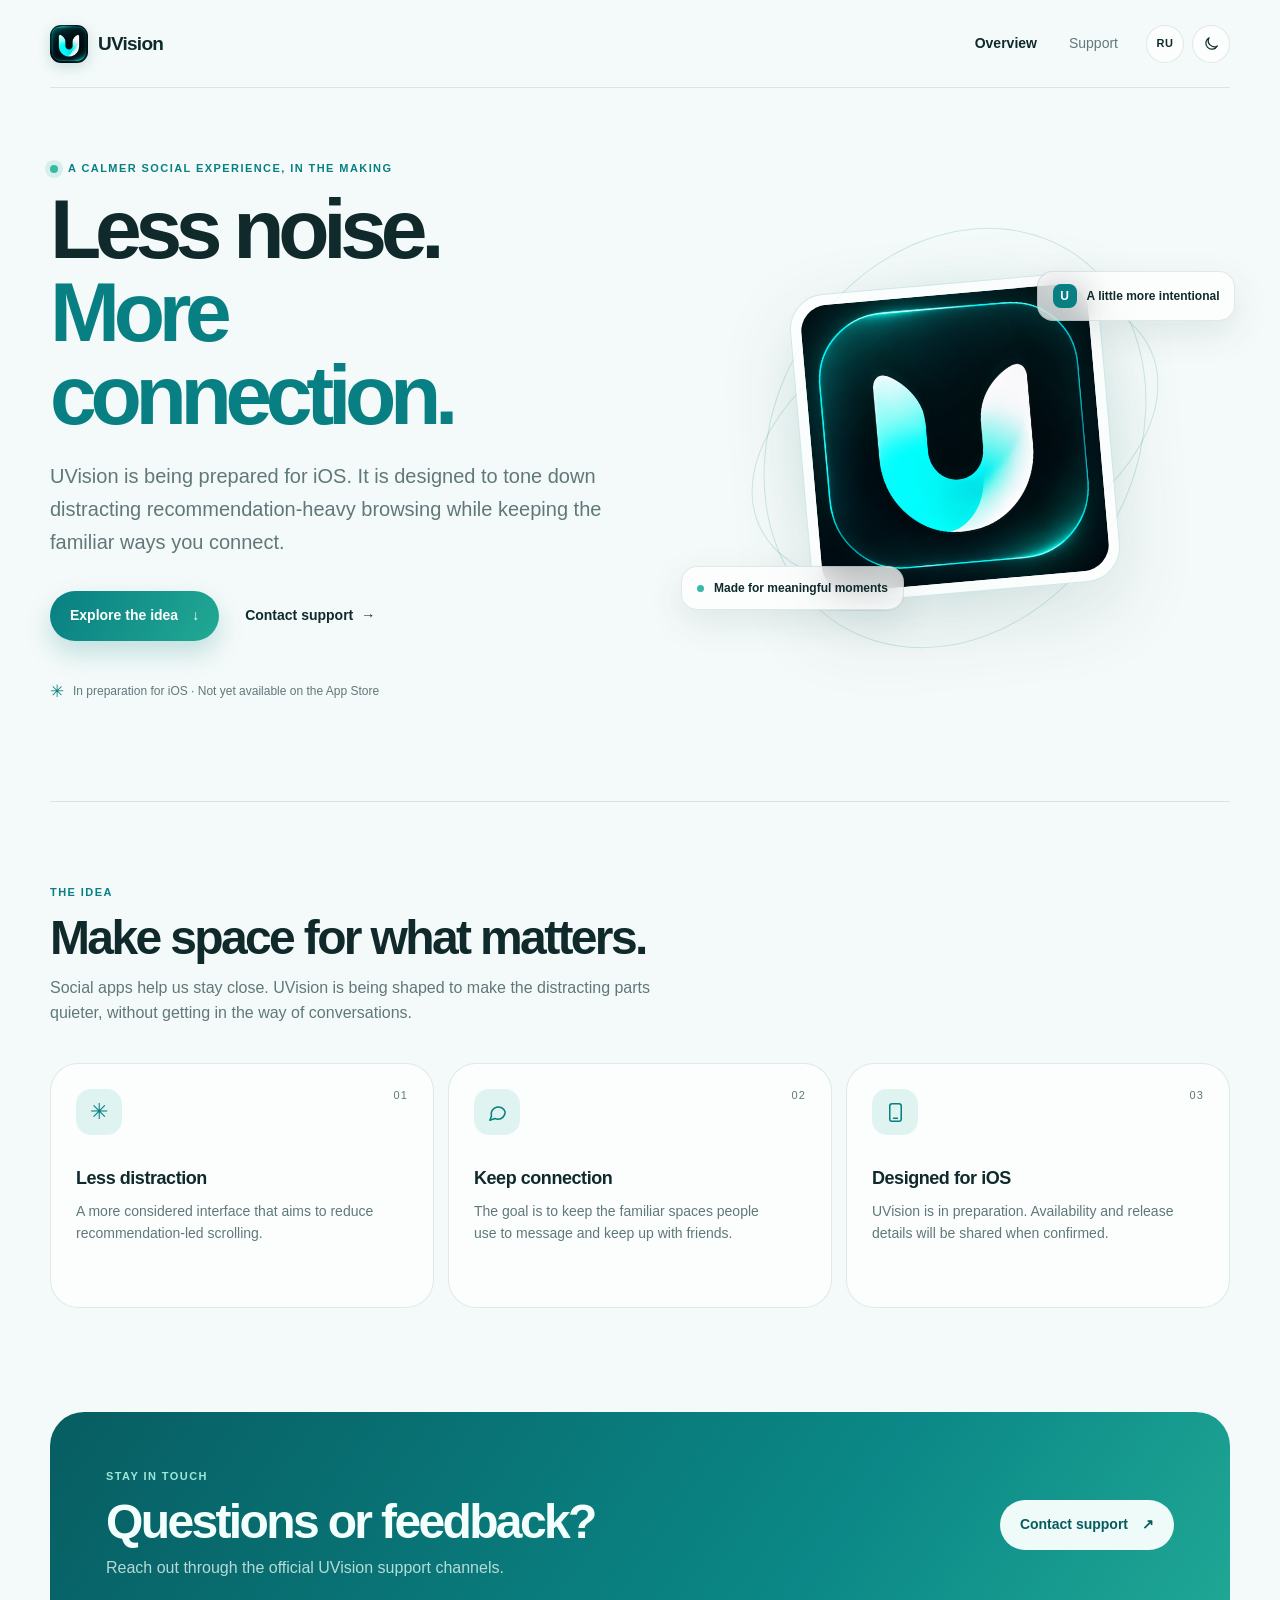
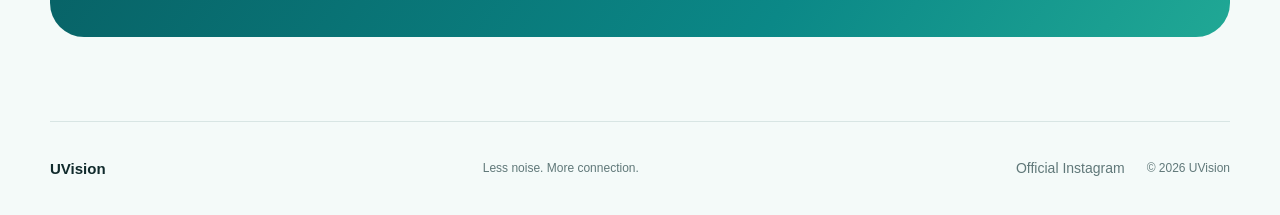
<file: index.html>
<!doctype html>
<html lang="en" data-theme="system">
<head>
  <meta charset="utf-8">
  <meta name="viewport" content="width=device-width, initial-scale=1, viewport-fit=cover">
  <meta name="color-scheme" content="light dark">
  <meta name="theme-color" content="#e8f7f5">
  <meta name="description" content="UVision is preparing for iOS: a calmer way to use social networks, with less distracting content and more room for meaningful connection.">
  <meta property="og:title" content="UVision — Less noise. More connection.">
  <meta property="og:description" content="A calmer social experience is on its way to iOS.">
  <meta property="og:type" content="website">
  <meta property="og:url" content="https://uvisionapp.github.io/">
  <meta property="og:image" content="https://uvisionapp.github.io/assets/uvision-icon.png">
  <link rel="canonical" href="https://uvisionapp.github.io/">
  <link rel="icon" type="image/png" href="assets/uvision-icon.png">
  <link rel="stylesheet" href="styles.css">
  <title data-en="UVision — Less noise. More connection." data-ru="UVision — Меньше шума. Больше общения.">UVision — Less noise. More connection.</title>
  <script src="script.js" defer></script>
</head>
<body>
  <a class="skip-link" href="#main" data-en="Skip to content" data-ru="Перейти к содержимому">Skip to content</a>
  <header class="site-header">
    <a class="brand" href="index.html" aria-label="UVision home">
      <img src="assets/uvision-icon.png" alt="" width="38" height="38">
      <span>UVision</span>
    </a>
    <nav class="main-nav" id="main-nav" aria-label="Main navigation" data-label-en="Main navigation" data-label-ru="Основная навигация">
      <a class="active" href="index.html" aria-current="page" data-en="Overview" data-ru="Главная">Overview</a>
      <a href="support.html" data-en="Support" data-ru="Поддержка">Support</a>
    </nav>
    <div class="header-actions">
      <button class="utility-button language-button" type="button" data-language-toggle aria-label="Switch language">RU</button>
      <button class="utility-button theme-button" type="button" data-theme-toggle aria-label="Toggle color theme">
        <svg viewBox="0 0 24 24" aria-hidden="true"><path d="M20.2 15.4A8.5 8.5 0 0 1 8.6 3.8 8.6 8.6 0 1 0 20.2 15.4Z"/></svg>
      </button>
      <button class="menu-toggle" type="button" aria-expanded="false" aria-controls="main-nav" data-menu-toggle>
        <span class="sr-only" data-en="Open menu" data-ru="Открыть меню">Open menu</span><span></span><span></span>
      </button>
    </div>
  </header>

  <main id="main">
    <section class="hero section-wrap">
      <div class="hero-copy">
        <p class="eyebrow"><span class="status-dot"></span><span data-en="A calmer social experience, in the making" data-ru="Более спокойный формат общения — в разработке">A calmer social experience, in the making</span></p>
        <h1><span data-en="Less noise." data-ru="Меньше шума.">Less noise.</span><br><span class="gradient-text" data-en="More connection." data-ru="Больше общения.">More connection.</span></h1>
        <p class="hero-lede" data-en="UVision is being prepared for iOS. It is designed to tone down distracting recommendation-heavy browsing while keeping the familiar ways you connect." data-ru="UVision готовится к выпуску на iOS. Приложение задумано так, чтобы уменьшать отвлекающие рекомендации и сохранять привычные способы общения.">UVision is being prepared for iOS. It is designed to tone down distracting recommendation-heavy browsing while keeping the familiar ways you connect.</p>
        <div class="hero-actions">
          <a class="button button-primary" href="#principles-title"><span data-en="Explore the idea" data-ru="Узнать об идее">Explore the idea</span><span aria-hidden="true">↓</span></a>
          <a class="text-link" href="support.html"><span data-en="Contact support" data-ru="Связаться с поддержкой">Contact support</span><span aria-hidden="true">→</span></a>
        </div>
        <p class="availability-note"><span class="availability-icon" aria-hidden="true">✳</span><span data-en="In preparation for iOS · Not yet available on the App Store" data-ru="Готовится для iOS · Пока не доступно в App Store">In preparation for iOS · Not yet available on the App Store</span></p>
      </div>
      <div class="hero-art" aria-label="UVision app icon">
        <div class="orbit orbit-one"></div><div class="orbit orbit-two"></div>
        <div class="glow"></div>
        <div class="icon-frame"><img src="assets/uvision-icon.png" alt="UVision icon with a luminous U" width="1024" height="1024"></div>
        <div class="floating-note note-top"><span class="note-mark">U</span><span data-en="A little more intentional" data-ru="Чуть больше осознанности">A little more intentional</span></div>
        <div class="floating-note note-bottom"><span class="note-dot"></span><span data-en="Made for meaningful moments" data-ru="Для того, что действительно важно">Made for meaningful moments</span></div>
      </div>
    </section>

    <section class="principles section-wrap" aria-labelledby="principles-title">
      <div class="section-heading">
        <p class="eyebrow" data-en="The idea" data-ru="Идея">The idea</p>
        <h2 id="principles-title" data-en="Make space for what matters." data-ru="Освободить место для важного.">Make space for what matters.</h2>
        <p data-en="Social apps help us stay close. UVision is being shaped to make the distracting parts quieter, without getting in the way of conversations." data-ru="Социальные приложения помогают оставаться рядом. UVision создаётся, чтобы приглушить отвлекающее и не мешать общению.">Social apps help us stay close. UVision is being shaped to make the distracting parts quieter, without getting in the way of conversations.</p>
      </div>
      <div class="principle-grid">
        <article class="principle-card"><div class="card-index">01</div><div class="card-icon icon-spark" aria-hidden="true">✳</div><h3 data-en="Less distraction" data-ru="Меньше отвлечений">Less distraction</h3><p data-en="A more considered interface that aims to reduce recommendation-led scrolling." data-ru="Более спокойный интерфейс, который помогает сократить прокрутку за рекомендациями.">A more considered interface that aims to reduce recommendation-led scrolling.</p></article>
        <article class="principle-card"><div class="card-index">02</div><div class="card-icon icon-chat" aria-hidden="true"><svg viewBox="0 0 24 24"><path d="M20 11.5a7.5 7.5 0 0 1-7.5 7.5 8 8 0 0 1-3.2-.7L4 20l1.7-4.2a7.4 7.4 0 1 1 14.3-4.3Z"/></svg></div><h3 data-en="Keep connection" data-ru="Сохранять общение">Keep connection</h3><p data-en="The goal is to keep the familiar spaces people use to message and keep up with friends." data-ru="Задача — сохранить привычные разделы для сообщений и общения с друзьями.">The goal is to keep the familiar spaces people use to message and keep up with friends.</p></article>
        <article class="principle-card"><div class="card-index">03</div><div class="card-icon icon-device" aria-hidden="true"><svg viewBox="0 0 24 24"><rect x="6" y="2.8" width="12" height="18.4" rx="2.4"/><path d="M10 18h4"/></svg></div><h3 data-en="Designed for iOS" data-ru="Создаётся для iOS">Designed for iOS</h3><p data-en="UVision is in preparation. Availability and release details will be shared when confirmed." data-ru="UVision готовится к выпуску. Сведения о доступности появятся после подтверждения.">UVision is in preparation. Availability and release details will be shared when confirmed.</p></article>
      </div>
    </section>

    <section class="closing section-wrap">
      <div class="closing-panel"><div><p class="eyebrow" data-en="Stay in touch" data-ru="Остаёмся на связи">Stay in touch</p><h2 data-en="Questions or feedback?" data-ru="Есть вопрос или идея?">Questions or feedback?</h2><p data-en="Reach out through the official UVision support channels." data-ru="Напишите нам через официальные каналы поддержки UVision.">Reach out through the official UVision support channels.</p></div><a class="button button-light" href="support.html"><span data-en="Contact support" data-ru="Связаться с поддержкой">Contact support</span><span aria-hidden="true">↗</span></a></div>
    </section>
  </main>
  <footer class="site-footer section-wrap"><a class="footer-brand" href="index.html">UVision</a><span data-en="Less noise. More connection." data-ru="Меньше шума. Больше общения.">Less noise. More connection.</span><div><a href="https://www.instagram.com/uvisionapp/" target="_blank" rel="noopener noreferrer" data-en="Official Instagram" data-ru="Официальный Instagram">Official Instagram</a><span>© <span data-current-year></span> UVision</span></div></footer>
</body>
</html>
</file>
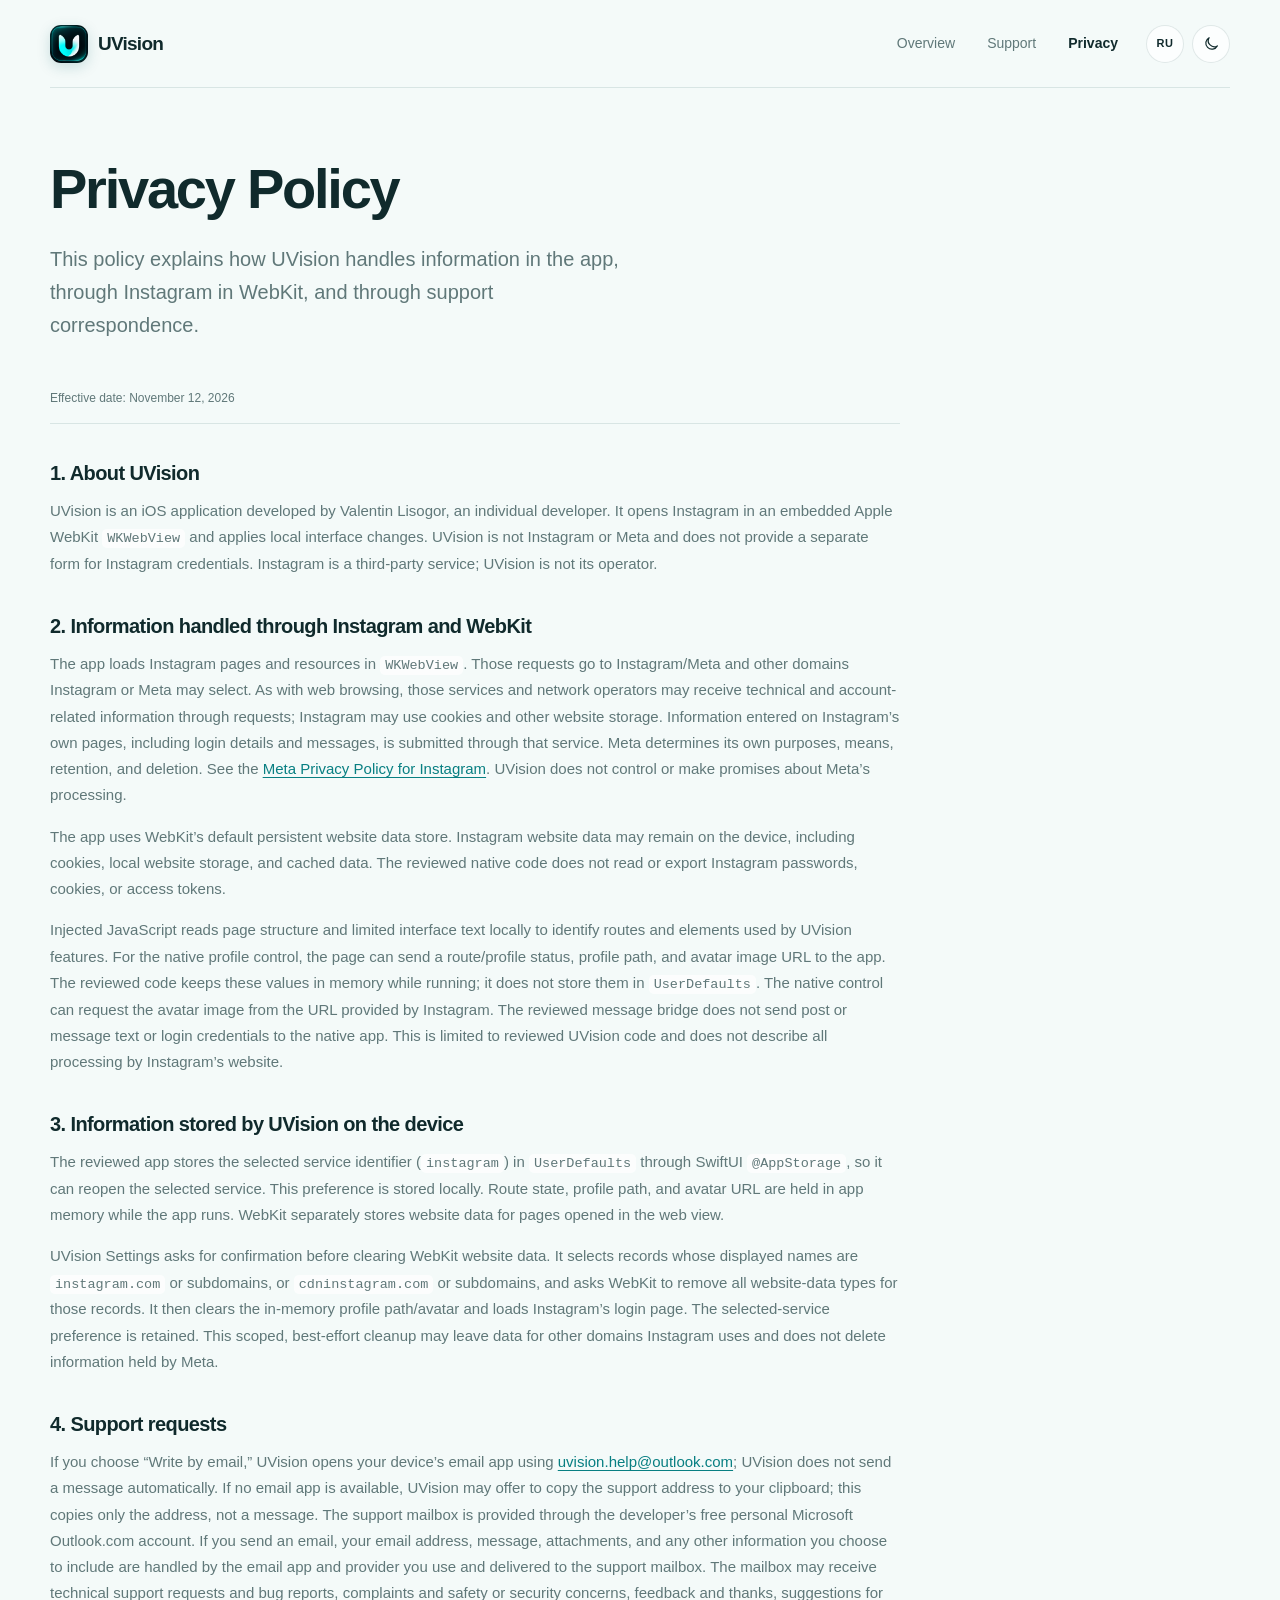
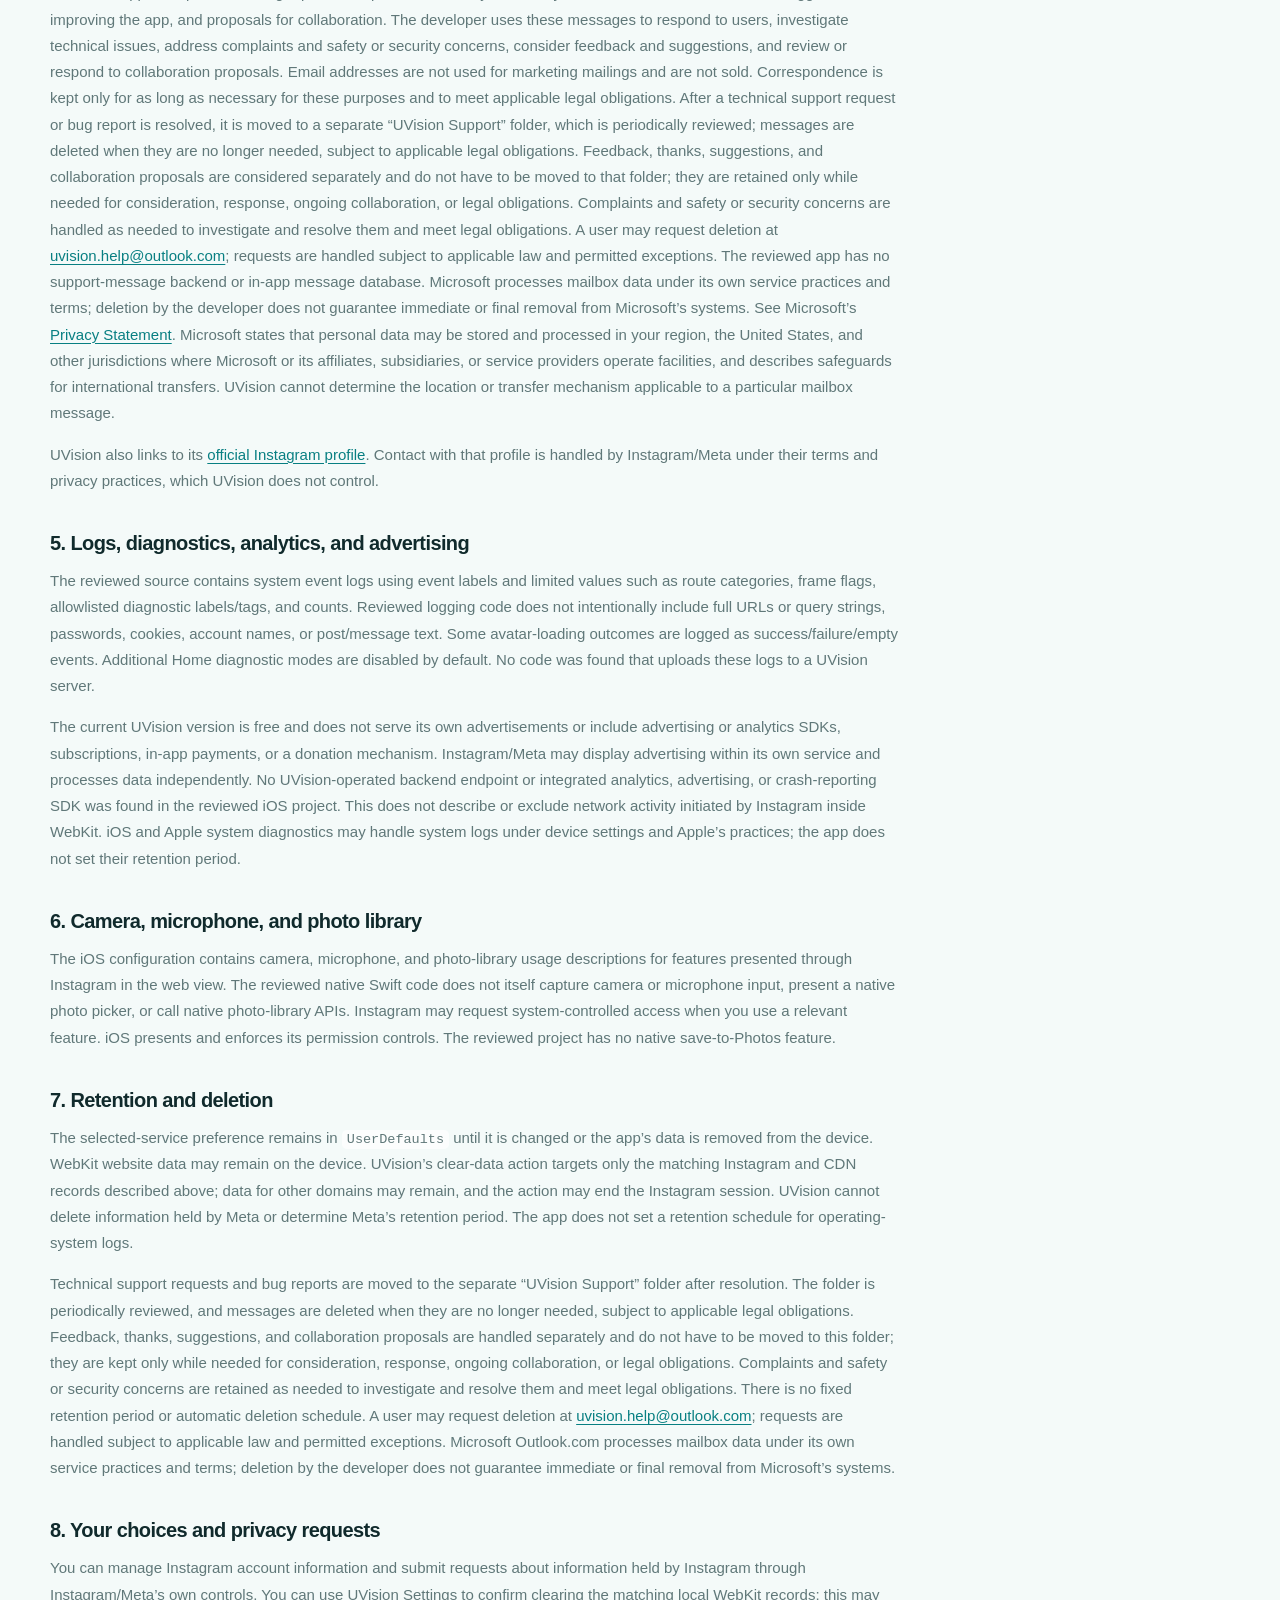
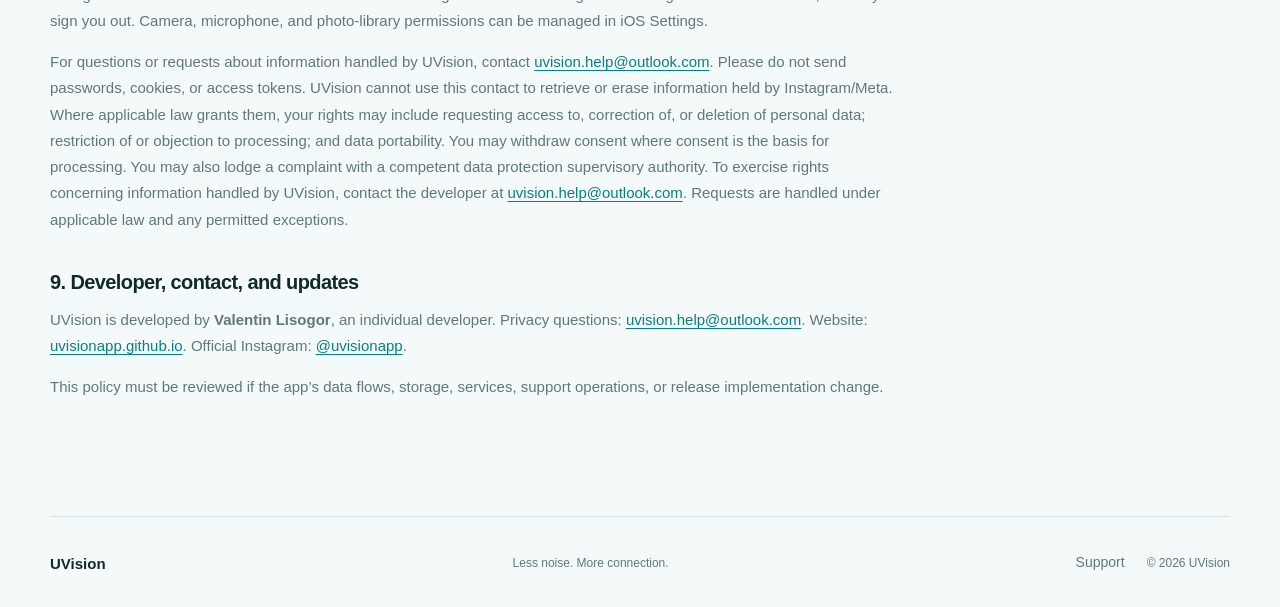
<file: privacy.html>
<!doctype html>
<html lang="en" data-theme="system">
<head>
  <meta charset="utf-8"><meta name="viewport" content="width=device-width, initial-scale=1, viewport-fit=cover"><meta name="color-scheme" content="light dark">
  <meta name="theme-color" content="#e8f7f5"><meta name="description" content="UVision Privacy Policy explaining information handled by the app, Instagram through WebKit, and support email.">
  <meta property="og:title" content="Privacy Policy — UVision"><meta property="og:description" content="How UVision handles information, WebKit website data, Instagram, and support correspondence."><meta property="og:url" content="https://uvisionapp.github.io/privacy.html">
  <link rel="canonical" href="https://uvisionapp.github.io/privacy.html"><link rel="icon" type="image/png" href="assets/uvision-icon.png"><link rel="stylesheet" href="styles.css"><title data-en="Privacy Policy — UVision" data-ru="Политика конфиденциальности — UVision">Privacy Policy — UVision</title><script src="script.js" defer></script>
</head>
<body>
  <a class="skip-link" href="#main" data-en="Skip to content" data-ru="Перейти к содержимому">Skip to content</a>
  <header class="site-header"><a class="brand" href="index.html" aria-label="UVision home"><img src="assets/uvision-icon.png" alt="" width="38" height="38"><span>UVision</span></a><nav class="main-nav" id="main-nav" aria-label="Main navigation" data-label-en="Main navigation" data-label-ru="Основная навигация"><a href="index.html" data-en="Overview" data-ru="Главная">Overview</a><a href="support.html" data-en="Support" data-ru="Поддержка">Support</a><a class="active" href="privacy.html" aria-current="page" data-en="Privacy" data-ru="Конфиденциальность">Privacy</a></nav><div class="header-actions"><button class="utility-button language-button" type="button" data-language-toggle aria-label="Switch language">RU</button><button class="utility-button theme-button" type="button" data-theme-toggle aria-label="Toggle color theme"><svg viewBox="0 0 24 24" aria-hidden="true"><path d="M20.2 15.4A8.5 8.5 0 0 1 8.6 3.8 8.6 8.6 0 1 0 20.2 15.4Z"/></svg></button><button class="menu-toggle" type="button" aria-expanded="false" aria-controls="main-nav" data-menu-toggle><span class="sr-only" data-en="Open menu" data-ru="Открыть меню">Open menu</span><span></span><span></span></button></div></header>
  <main id="main" class="inner-page section-wrap">
    <div class="page-intro"><h1 class="privacy-title" data-en="Privacy Policy" data-ru="Политика конфиденциальности">Privacy Policy</h1><p class="hero-lede" data-en="This policy explains how UVision handles information in the app, through Instagram in WebKit, and through support correspondence." data-ru="В этой политике описано, как UVision обрабатывает информацию в приложении, при работе Instagram во встроенном WebKit и при обращениях в поддержку.">This policy explains how UVision handles information in the app, through Instagram in WebKit, and through support correspondence.</p></div>
    <article class="policy-document" data-language="en">
      <p class="policy-meta">Effective date: November 12, 2026</p>
      <h2>1. About UVision</h2><p>UVision is an iOS application developed by Valentin Lisogor, an individual developer. It opens Instagram in an embedded Apple WebKit <code>WKWebView</code> and applies local interface changes. UVision is not Instagram or Meta and does not provide a separate form for Instagram credentials. Instagram is a third-party service; UVision is not its operator.</p>
      <h2>2. Information handled through Instagram and WebKit</h2><p>The app loads Instagram pages and resources in <code>WKWebView</code>. Those requests go to Instagram/Meta and other domains Instagram or Meta may select. As with web browsing, those services and network operators may receive technical and account-related information through requests; Instagram may use cookies and other website storage. Information entered on Instagram’s own pages, including login details and messages, is submitted through that service. Meta determines its own purposes, means, retention, and deletion. See the <a href="https://privacycenter.instagram.com/policy/" target="_blank" rel="noopener noreferrer">Meta Privacy Policy for Instagram</a>. UVision does not control or make promises about Meta’s processing.</p><p>The app uses WebKit’s default persistent website data store. Instagram website data may remain on the device, including cookies, local website storage, and cached data. The reviewed native code does not read or export Instagram passwords, cookies, or access tokens.</p><p>Injected JavaScript reads page structure and limited interface text locally to identify routes and elements used by UVision features. For the native profile control, the page can send a route/profile status, profile path, and avatar image URL to the app. The reviewed code keeps these values in memory while running; it does not store them in <code>UserDefaults</code>. The native control can request the avatar image from the URL provided by Instagram. The reviewed message bridge does not send post or message text or login credentials to the native app. This is limited to reviewed UVision code and does not describe all processing by Instagram’s website.</p>
      <h2>3. Information stored by UVision on the device</h2><p>The reviewed app stores the selected service identifier (<code>instagram</code>) in <code>UserDefaults</code> through SwiftUI <code>@AppStorage</code>, so it can reopen the selected service. This preference is stored locally. Route state, profile path, and avatar URL are held in app memory while the app runs. WebKit separately stores website data for pages opened in the web view.</p><p>UVision Settings asks for confirmation before clearing WebKit website data. It selects records whose displayed names are <code>instagram.com</code> or subdomains, or <code>cdninstagram.com</code> or subdomains, and asks WebKit to remove all website-data types for those records. It then clears the in-memory profile path/avatar and loads Instagram’s login page. The selected-service preference is retained. This scoped, best-effort cleanup may leave data for other domains Instagram uses and does not delete information held by Meta.</p>
      <h2>4. Support requests</h2><p>If you choose “Write by email,” UVision opens your device’s email app using <a href="mailto:uvision.help@outlook.com">uvision.help@outlook.com</a>; UVision does not send a message automatically. If no email app is available, UVision may offer to copy the support address to your clipboard; this copies only the address, not a message. The support mailbox is provided through the developer’s free personal Microsoft Outlook.com account. If you send an email, your email address, message, attachments, and any other information you choose to include are handled by the email app and provider you use and delivered to the support mailbox. The mailbox may receive technical support requests and bug reports, complaints and safety or security concerns, feedback and thanks, suggestions for improving the app, and proposals for collaboration. The developer uses these messages to respond to users, investigate technical issues, address complaints and safety or security concerns, consider feedback and suggestions, and review or respond to collaboration proposals. Email addresses are not used for marketing mailings and are not sold. Correspondence is kept only for as long as necessary for these purposes and to meet applicable legal obligations. After a technical support request or bug report is resolved, it is moved to a separate “UVision Support” folder, which is periodically reviewed; messages are deleted when they are no longer needed, subject to applicable legal obligations. Feedback, thanks, suggestions, and collaboration proposals are considered separately and do not have to be moved to that folder; they are retained only while needed for consideration, response, ongoing collaboration, or legal obligations. Complaints and safety or security concerns are handled as needed to investigate and resolve them and meet legal obligations. A user may request deletion at <a href="mailto:uvision.help@outlook.com">uvision.help@outlook.com</a>; requests are handled subject to applicable law and permitted exceptions. The reviewed app has no support-message backend or in-app message database. Microsoft processes mailbox data under its own service practices and terms; deletion by the developer does not guarantee immediate or final removal from Microsoft’s systems. See Microsoft’s <a href="https://privacy.microsoft.com/privacystatement" target="_blank" rel="noopener noreferrer">Privacy Statement</a>. Microsoft states that personal data may be stored and processed in your region, the United States, and other jurisdictions where Microsoft or its affiliates, subsidiaries, or service providers operate facilities, and describes safeguards for international transfers. UVision cannot determine the location or transfer mechanism applicable to a particular mailbox message.</p><p>UVision also links to its <a href="https://www.instagram.com/uvisionapp/" target="_blank" rel="noopener noreferrer">official Instagram profile</a>. Contact with that profile is handled by Instagram/Meta under their terms and privacy practices, which UVision does not control.</p>
      <h2>5. Logs, diagnostics, analytics, and advertising</h2><p>The reviewed source contains system event logs using event labels and limited values such as route categories, frame flags, allowlisted diagnostic labels/tags, and counts. Reviewed logging code does not intentionally include full URLs or query strings, passwords, cookies, account names, or post/message text. Some avatar-loading outcomes are logged as success/failure/empty events. Additional Home diagnostic modes are disabled by default. No code was found that uploads these logs to a UVision server.</p><p>The current UVision version is free and does not serve its own advertisements or include advertising or analytics SDKs, subscriptions, in-app payments, or a donation mechanism. Instagram/Meta may display advertising within its own service and processes data independently. No UVision-operated backend endpoint or integrated analytics, advertising, or crash-reporting SDK was found in the reviewed iOS project. This does not describe or exclude network activity initiated by Instagram inside WebKit. iOS and Apple system diagnostics may handle system logs under device settings and Apple’s practices; the app does not set their retention period.</p>
      <h2>6. Camera, microphone, and photo library</h2><p>The iOS configuration contains camera, microphone, and photo-library usage descriptions for features presented through Instagram in the web view. The reviewed native Swift code does not itself capture camera or microphone input, present a native photo picker, or call native photo-library APIs. Instagram may request system-controlled access when you use a relevant feature. iOS presents and enforces its permission controls. The reviewed project has no native save-to-Photos feature.</p>
      <h2>7. Retention and deletion</h2><p>The selected-service preference remains in <code>UserDefaults</code> until it is changed or the app’s data is removed from the device. WebKit website data may remain on the device. UVision’s clear-data action targets only the matching Instagram and CDN records described above; data for other domains may remain, and the action may end the Instagram session. UVision cannot delete information held by Meta or determine Meta’s retention period. The app does not set a retention schedule for operating-system logs.</p><p>Technical support requests and bug reports are moved to the separate “UVision Support” folder after resolution. The folder is periodically reviewed, and messages are deleted when they are no longer needed, subject to applicable legal obligations. Feedback, thanks, suggestions, and collaboration proposals are handled separately and do not have to be moved to this folder; they are kept only while needed for consideration, response, ongoing collaboration, or legal obligations. Complaints and safety or security concerns are retained as needed to investigate and resolve them and meet legal obligations. There is no fixed retention period or automatic deletion schedule. A user may request deletion at <a href="mailto:uvision.help@outlook.com">uvision.help@outlook.com</a>; requests are handled subject to applicable law and permitted exceptions. Microsoft Outlook.com processes mailbox data under its own service practices and terms; deletion by the developer does not guarantee immediate or final removal from Microsoft’s systems.</p>
      <h2>8. Your choices and privacy requests</h2><p>You can manage Instagram account information and submit requests about information held by Instagram through Instagram/Meta’s own controls. You can use UVision Settings to confirm clearing the matching local WebKit records; this may sign you out. Camera, microphone, and photo-library permissions can be managed in iOS Settings.</p><p>For questions or requests about information handled by UVision, contact <a href="mailto:uvision.help@outlook.com">uvision.help@outlook.com</a>. Please do not send passwords, cookies, or access tokens. UVision cannot use this contact to retrieve or erase information held by Instagram/Meta. Where applicable law grants them, your rights may include requesting access to, correction of, or deletion of personal data; restriction of or objection to processing; and data portability. You may withdraw consent where consent is the basis for processing. You may also lodge a complaint with a competent data protection supervisory authority. To exercise rights concerning information handled by UVision, contact the developer at <a href="mailto:uvision.help@outlook.com">uvision.help@outlook.com</a>. Requests are handled under applicable law and any permitted exceptions.</p>
      <h2>9. Developer, contact, and updates</h2><p>UVision is developed by <strong>Valentin Lisogor</strong>, an individual developer. Privacy questions: <a href="mailto:uvision.help@outlook.com">uvision.help@outlook.com</a>. Website: <a href="https://uvisionapp.github.io">uvisionapp.github.io</a>. Official Instagram: <a href="https://www.instagram.com/uvisionapp/" target="_blank" rel="noopener noreferrer">@uvisionapp</a>.</p><p>This policy must be reviewed if the app’s data flows, storage, services, support operations, or release implementation change.</p>
    </article>
    <article class="policy-document" data-language="ru" hidden>
      <p class="policy-meta">Дата вступления в силу: 12 ноября 2026 года</p>
      <h2>1. О UVision</h2><p>UVision — приложение для iOS, разработанное Валентином Лисогором как индивидуальным разработчиком. Оно открывает Instagram во встроенном Apple WebKit <code>WKWebView</code> и локально изменяет отдельные элементы интерфейса. UVision не является Instagram или Meta и не предоставляет отдельную форму для ввода данных авторизации Instagram. Instagram — сторонний сервис; UVision не является его оператором.</p>
      <h2>2. Информация, обрабатываемая через Instagram и WebKit</h2><p>Приложение загружает страницы и ресурсы Instagram во <code>WKWebView</code>. Запросы направляются Instagram/Meta и другим доменам, которые могут выбирать Instagram или Meta. Как и при обычном просмотре сайтов, эти сервисы и сетевые операторы могут получать технические сведения и информацию об аккаунте через запросы; Instagram может использовать cookies и другие веб-хранилища. Данные, вводимые на собственных страницах Instagram, включая данные входа и сообщения, передаются через этот сервис. Meta самостоятельно определяет цели, способы, сроки хранения и удаления данных. См. <a href="https://privacycenter.instagram.com/policy/" target="_blank" rel="noopener noreferrer">Политику конфиденциальности Meta для Instagram</a>. UVision не контролирует обработку Meta и не даёт обещаний относительно неё.</p><p>Приложение использует постоянное хранилище сайтов WebKit по умолчанию. Данные сайта Instagram могут оставаться на устройстве, включая cookies, локальное веб-хранилище и кэш. Проверенный нативный код не читает и не экспортирует пароли Instagram, cookies или токены доступа.</p><p>Внедрённый JavaScript локально читает структуру страницы и ограниченный текст интерфейса, чтобы определять маршруты и элементы функций UVision. Для нативного элемента профиля страница может передать приложению состояние маршрута/профиля, путь профиля и URL изображения аватара. Проверенный код хранит эти значения в памяти во время работы, но не сохраняет в <code>UserDefaults</code>. Нативный элемент может запросить изображение по URL, предоставленному Instagram. Проверенный канал сообщений не передаёт нативному приложению текст публикаций или сообщений и данные входа. Это описание относится к проверенному коду UVision и не охватывает всю обработку сайтом Instagram.</p>
      <h2>3. Информация, хранящаяся UVision на устройстве</h2><p>Проверенное приложение сохраняет идентификатор выбранного сервиса (<code>instagram</code>) в <code>UserDefaults</code> через SwiftUI <code>@AppStorage</code>, чтобы при следующем запуске открыть выбранный сервис. Это локальная настройка. Состояние маршрута, путь профиля и URL аватара находятся в памяти приложения во время работы. WebKit отдельно хранит данные сайтов, открытых во встроенном браузере.</p><p>В настройках UVision перед очисткой данных сайтов WebKit запрашивается подтверждение. Приложение выбирает записи с отображаемыми именами <code>instagram.com</code> и его поддоменов либо <code>cdninstagram.com</code> и его поддоменов и просит WebKit удалить для них все типы данных сайтов. Затем приложение очищает путь профиля и URL аватара в памяти и открывает страницу входа Instagram. Предпочтение выбранного сервиса сохраняется. Очистка ограничена совпавшими записями и выполняется по принципу разумных усилий: данные на других доменах Instagram могут остаться; сведения, хранящиеся у Meta, не удаляются.</p>
      <h2>4. Обращения в поддержку</h2><p>При выборе пункта «Написать по email» UVision открывает почтовое приложение устройства через <a href="mailto:uvision.help@outlook.com">uvision.help@outlook.com</a>; приложение не отправляет письмо автоматически. Если почтовое приложение недоступно, UVision может предложить скопировать адрес поддержки в буфер обмена; копируется только адрес, а не текст письма. Почтовый ящик поддержки предоставляется через личный бесплатный аккаунт разработчика Microsoft Outlook.com. Если вы отправите письмо, ваш адрес электронной почты, сообщение, вложения и другие сведения, которые вы решите включить, обрабатываются выбранными вами почтовым приложением и провайдером и поступают в ящик поддержки. В него могут поступать технические обращения и сообщения об ошибках, жалобы и вопросы безопасности, отзывы и благодарности, предложения по улучшению приложения и предложения о сотрудничестве. Разработчик использует такие письма, чтобы отвечать пользователям, изучать технические проблемы, рассматривать жалобы и вопросы безопасности, учитывать отзывы и предложения, а также рассматривать предложения о сотрудничестве и отвечать на них. Адреса электронной почты не используются для рекламных рассылок и не продаются. Переписка хранится только столько, сколько необходимо для этих целей и выполнения применимых юридических обязательств. После решения технического обращения или сообщения об ошибке такое письмо перемещается в отдельную папку «UVision Support», которая периодически проверяется; сообщения удаляются, когда необходимость хранения отпадает, с учётом применимых юридических обязательств. Отзывы, благодарности, предложения и предложения о сотрудничестве рассматриваются отдельно и не обязаны перемещаться в эту папку; они хранятся только пока необходимы для рассмотрения, ответа, продолжающегося сотрудничества или выполнения юридических обязательств. Жалобы и вопросы безопасности рассматриваются в объёме, необходимом для их изучения и решения и выполнения юридических обязательств. Пользователь может запросить удаление по адресу <a href="mailto:uvision.help@outlook.com">uvision.help@outlook.com</a>; запрос рассматривается с учётом применимого законодательства и допустимых исключений. В проверенном приложении нет серверной части поддержки или базы сообщений. Microsoft обрабатывает данные почтового ящика в соответствии с собственными практиками и условиями сервиса; удаление разработчиком не гарантирует немедленного или окончательного удаления данных из систем Microsoft. См. <a href="https://privacy.microsoft.com/privacystatement" target="_blank" rel="noopener noreferrer">Заявление Microsoft о конфиденциальности</a>. Microsoft указывает, что персональные данные могут храниться и обрабатываться в вашем регионе, в США и в других юрисдикциях, где Microsoft, её аффилированные лица, дочерние компании или поставщики услуг располагают объектами инфраструктуры; Microsoft также описывает меры защиты международных передач. UVision не может определить местонахождение данных или механизм передачи, применимые к конкретному письму в этом почтовом ящике.</p><p>UVision также содержит ссылку на <a href="https://www.instagram.com/uvisionapp/" target="_blank" rel="noopener noreferrer">официальный профиль в Instagram</a>. Если вы обратитесь к этому профилю, взаимодействие обрабатывает Instagram/Meta согласно собственным условиям и практикам конфиденциальности; UVision их не контролирует.</p>
      <h2>5. Журналы, диагностика, аналитика и реклама</h2><p>В проверенном исходном коде есть системные журналы событий с метками и ограниченными значениями: например, категориями маршрутов, признаками фрейма, разрешёнными диагностическими метками/DOM-тегами и счётчиками. Проверенный код журналирования намеренно не включает полные URL или query-параметры, пароли, cookies, имена аккаунтов и текст публикаций/сообщений. Некоторые журналы фиксируют успешную, неудачную или пустую загрузку аватара. Дополнительные диагностические режимы Home по умолчанию выключены. Механизм загрузки этих журналов на сервер UVision в коде не найден.</p><p>Текущая версия UVision бесплатна, не показывает собственную рекламу и не включает SDK рекламы или аналитики, подписки, встроенные платежи либо механизм донатов. Instagram/Meta может показывать рекламу в рамках собственного сервиса и самостоятельно обрабатывает данные. В проверенном проекте iOS не найден собственный серверный адрес UVision или встроенные SDK аналитики, рекламы либо отчётов о сбоях. Это не описывает и не исключает сетевые действия Instagram во встроенном WebKit. iOS и системные средства диагностики Apple могут обрабатывать системные журналы согласно настройкам устройства и практикам Apple; приложение не задаёт срок их хранения.</p>
      <h2>6. Камера, микрофон и фотобиблиотека</h2><p>В конфигурации iOS указаны описания доступа к камере, микрофону и фотобиблиотеке для функций Instagram во встроенном браузере. Проверенный нативный Swift-код сам не снимает фото или видео, не записывает звук, не показывает нативный выбор фотографий и не вызывает нативные API фотобиблиотеки. При использовании соответствующей функции Instagram может запросить системное разрешение. iOS показывает запрос и контролирует разрешение. В проверенном проекте нет нативной функции сохранения в приложение «Фото».</p>
      <h2>7. Сроки хранения и удаление</h2><p>Идентификатор выбранного сервиса остаётся в <code>UserDefaults</code>, пока его не изменят или данные приложения не будут удалены с устройства. Данные сайтов WebKit могут оставаться на устройстве. Действие очистки UVision охватывает только совпадающие записи Instagram и CDN, описанные выше; данные других доменов могут сохраниться, а очистка может завершить сеанс Instagram. UVision не может удалить сведения у Meta или определить сроки хранения Meta. Приложение не устанавливает график хранения системных журналов.</p><p>После решения технические обращения и сообщения об ошибках перемещаются в отдельную папку «UVision Support». Папка периодически проверяется; сообщения удаляются, когда необходимость хранения отпадает, с учётом применимых юридических обязательств. Отзывы, благодарности, предложения и предложения о сотрудничестве рассматриваются отдельно и не обязаны перемещаться в эту папку; они хранятся только пока необходимы для рассмотрения, ответа, продолжающегося сотрудничества или выполнения юридических обязательств. Жалобы и вопросы безопасности хранятся в объёме, необходимом для их изучения и решения и выполнения юридических обязательств. Фиксированный срок хранения и автоматическое удаление не устанавливаются. Пользователь может запросить удаление по адресу <a href="mailto:uvision.help@outlook.com">uvision.help@outlook.com</a>; запрос рассматривается с учётом применимого законодательства и допустимых исключений. Microsoft Outlook.com обрабатывает данные почтового ящика согласно собственным практикам и условиям сервиса; удаление разработчиком не гарантирует немедленного или окончательного удаления данных из систем Microsoft.</p>
      <h2>8. Ваш выбор и обращения по вопросам конфиденциальности</h2><p>Управлять данными аккаунта Instagram и направлять запросы о сведениях, которые хранит Instagram, можно через средства Instagram/Meta. В настройках UVision можно подтвердить очистку совпадающих локальных данных WebKit; это может завершить сеанс. Разрешениями камеры, микрофона и фотобиблиотеки можно управлять в настройках iOS.</p><p>По вопросам и запросам об информации, обрабатываемой UVision, обращайтесь на <a href="mailto:uvision.help@outlook.com">uvision.help@outlook.com</a>. Не отправляйте пароли, cookies или токены доступа. UVision не может через этот адрес получить или удалить сведения, хранящиеся у Instagram/Meta. Если применимое законодательство предоставляет такие права, вы можете иметь право запросить доступ к персональным данным, их исправление или удаление, ограничение обработки или возразить против неё, а также получить данные в переносимом формате. Если обработка основана на согласии, вы можете отозвать его. Вы также можете подать жалобу в компетентный надзорный орган по защите данных. Для реализации прав в отношении информации, обрабатываемой UVision, обращайтесь к разработчику по адресу <a href="mailto:uvision.help@outlook.com">uvision.help@outlook.com</a>. Запросы рассматриваются с учётом применимого законодательства и допустимых исключений.</p>
      <h2>9. Разработчик, контакты и изменения</h2><p>UVision разработан <strong>Валентином Лисогором</strong>, индивидуальным разработчиком. Вопросы конфиденциальности: <a href="mailto:uvision.help@outlook.com">uvision.help@outlook.com</a>. Сайт: <a href="https://uvisionapp.github.io">uvisionapp.github.io</a>. Официальный Instagram: <a href="https://www.instagram.com/uvisionapp/" target="_blank" rel="noopener noreferrer">@uvisionapp</a>.</p><p>Политику необходимо пересматривать при изменении потоков данных, хранилищ, сервисов, поддержки или релизной реализации приложения.</p>
    </article>
  </main>
  <footer class="site-footer section-wrap"><a class="footer-brand" href="index.html">UVision</a><span data-en="Less noise. More connection." data-ru="Меньше шума. Больше общения.">Less noise. More connection.</span><div><a href="support.html" data-en="Support" data-ru="Поддержка">Support</a><span>© <span data-current-year></span> UVision</span></div></footer>
</body>
</html>
</file>
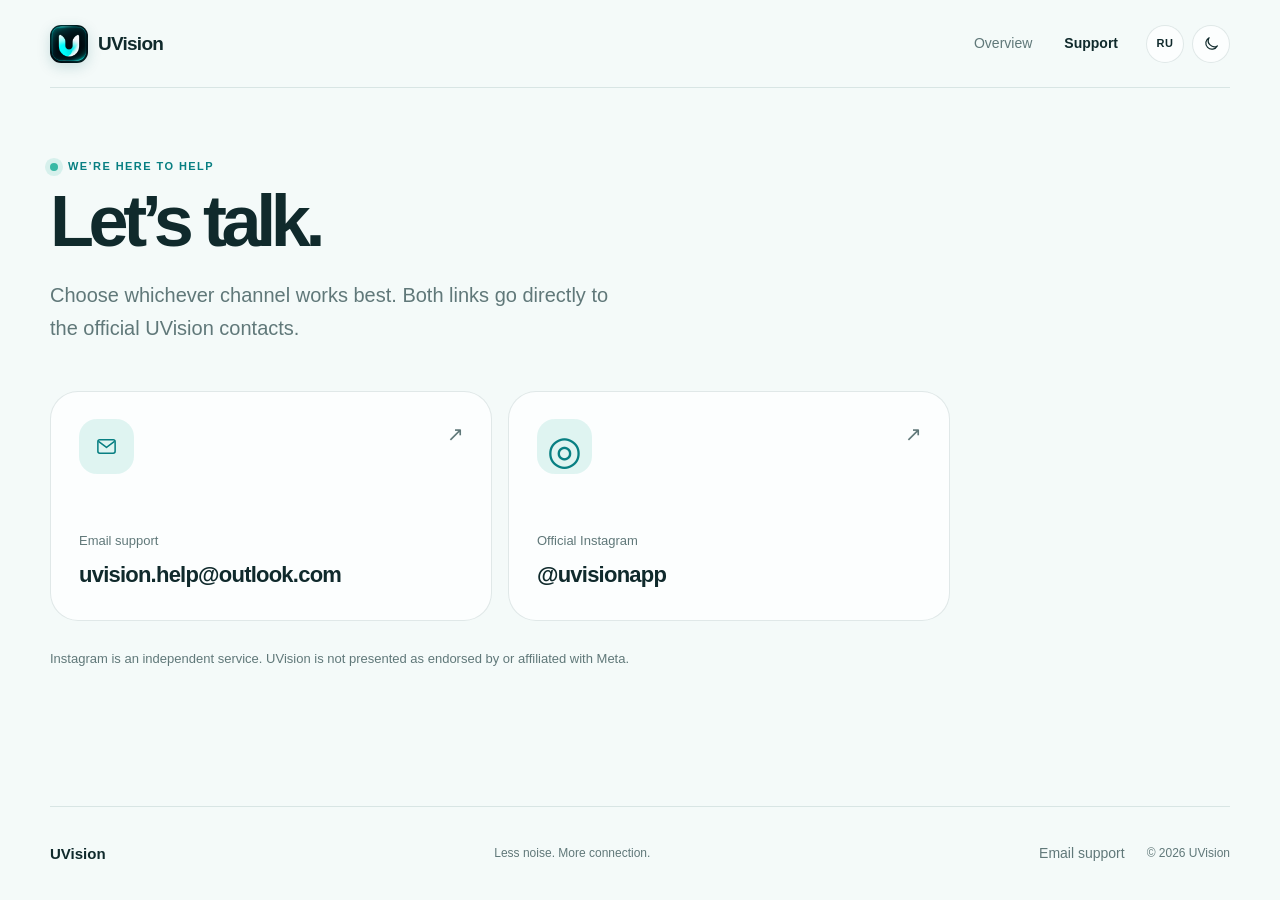
<file: support.html>
<!doctype html>
<html lang="en" data-theme="system">
<head>
  <meta charset="utf-8"><meta name="viewport" content="width=device-width, initial-scale=1, viewport-fit=cover"><meta name="color-scheme" content="light dark">
  <meta name="theme-color" content="#e8f7f5"><meta name="description" content="Contact UVision support by email or through the official Instagram profile.">
  <meta property="og:title" content="Support — UVision"><meta property="og:description" content="Official UVision support channels."><meta property="og:url" content="https://uvisionapp.github.io/support.html">
  <link rel="canonical" href="https://uvisionapp.github.io/support.html"><link rel="icon" type="image/png" href="assets/uvision-icon.png"><link rel="stylesheet" href="styles.css"><title data-en="Support — UVision" data-ru="Поддержка — UVision">Support — UVision</title><script src="script.js" defer></script>
</head>
<body>
  <a class="skip-link" href="#main" data-en="Skip to content" data-ru="Перейти к содержимому">Skip to content</a>
  <header class="site-header"><a class="brand" href="index.html" aria-label="UVision home"><img src="assets/uvision-icon.png" alt="" width="38" height="38"><span>UVision</span></a><nav class="main-nav" id="main-nav" aria-label="Main navigation" data-label-en="Main navigation" data-label-ru="Основная навигация"><a href="index.html" data-en="Overview" data-ru="Главная">Overview</a><a class="active" href="support.html" aria-current="page" data-en="Support" data-ru="Поддержка">Support</a></nav><div class="header-actions"><button class="utility-button language-button" type="button" data-language-toggle aria-label="Switch language">RU</button><button class="utility-button theme-button" type="button" data-theme-toggle aria-label="Toggle color theme"><svg viewBox="0 0 24 24" aria-hidden="true"><path d="M20.2 15.4A8.5 8.5 0 0 1 8.6 3.8 8.6 8.6 0 1 0 20.2 15.4Z"/></svg></button><button class="menu-toggle" type="button" aria-expanded="false" aria-controls="main-nav" data-menu-toggle><span class="sr-only" data-en="Open menu" data-ru="Открыть меню">Open menu</span><span></span><span></span></button></div></header>
  <main id="main" class="inner-page section-wrap">
    <div class="page-intro"><p class="eyebrow"><span class="status-dot"></span><span data-en="We’re here to help" data-ru="Мы на связи">We’re here to help</span></p><h1 data-en="Let’s talk." data-ru="Давайте обсудим.">Let’s talk.</h1><p class="hero-lede" data-en="Choose whichever channel works best. Both links go directly to the official UVision contacts." data-ru="Выберите удобный способ связи. Обе ссылки ведут к официальным контактам UVision.">Choose whichever channel works best. Both links go directly to the official UVision contacts.</p></div>
    <div class="contact-grid">
      <a class="contact-card" href="mailto:uvision.help@outlook.com"><span class="contact-symbol" aria-hidden="true"><svg viewBox="0 0 24 24"><rect x="3" y="5" width="18" height="14" rx="2"/><path d="m4 7 8 6 8-6"/></svg></span><span class="contact-label" data-en="Email support" data-ru="Поддержка по email">Email support</span><strong>uvision.help@outlook.com</strong><span class="contact-arrow" aria-hidden="true">↗</span></a>
      <a class="contact-card" href="https://www.instagram.com/uvisionapp/" target="_blank" rel="noopener noreferrer"><span class="contact-symbol instagram-symbol" aria-hidden="true">◎</span><span class="contact-label" data-en="Official Instagram" data-ru="Официальный Instagram">Official Instagram</span><strong>@uvisionapp</strong><span class="contact-arrow" aria-hidden="true">↗</span></a>
    </div>
    <p class="quiet-note" data-en="Instagram is an independent service. UVision is not presented as endorsed by or affiliated with Meta." data-ru="Instagram — независимый сервис. UVision не заявляет об одобрении или партнёрстве с Meta.">Instagram is an independent service. UVision is not presented as endorsed by or affiliated with Meta.</p>
  </main>
  <footer class="site-footer section-wrap"><a class="footer-brand" href="index.html">UVision</a><span data-en="Less noise. More connection." data-ru="Меньше шума. Больше общения.">Less noise. More connection.</span><div><a href="mailto:uvision.help@outlook.com" data-en="Email support" data-ru="Поддержка по email">Email support</a><span>© <span data-current-year></span> UVision</span></div></footer>
</body>
</html>
</file>
<file: styles.css>
:root {
  color-scheme: light dark;
  --bg: #f4faf9;
  --surface: rgba(255, 255, 255, .74);
  --surface-solid: #fff;
  --text: #102a2c;
  --muted: #607879;
  --line: rgba(21, 75, 77, .12);
  --teal: #087f82;
  --teal-dark: #075b60;
  --mint: #c9f3e9;
  --accent: #39b8a5;
  --shadow: 0 26px 80px rgba(8, 66, 67, .12);
  --warning: #76501a;
  --warning-bg: #fff5dd;
  --radius: 28px;
  font-family: Inter, ui-sans-serif, -apple-system, BlinkMacSystemFont, "Segoe UI", sans-serif;
}
:root[data-theme="light"] { color-scheme: light; }
:root[data-theme="dark"] { color-scheme: dark; }
@media (prefers-color-scheme: dark) {
  :root:not([data-theme="light"]) {
    --bg: #07191b;
    --surface: rgba(15, 39, 41, .76);
    --surface-solid: #0e2628;
    --text: #e8f5f2;
    --muted: #a2bcba;
    --line: rgba(173, 226, 219, .13);
    --teal: #71d3c0;
    --teal-dark: #a2ebdc;
    --mint: #123d3d;
    --accent: #63d3bf;
    --shadow: 0 28px 90px rgba(0, 0, 0, .32);
    --warning: #f4d99d;
    --warning-bg: #382e19;
  }
}
:root[data-theme="dark"] {
  --bg: #07191b; --surface: rgba(15, 39, 41, .76); --surface-solid: #0e2628; --text: #e8f5f2; --muted: #a2bcba;
  --line: rgba(173, 226, 219, .13); --teal: #71d3c0; --teal-dark: #a2ebdc; --mint: #123d3d; --accent: #63d3bf;
  --shadow: 0 28px 90px rgba(0, 0, 0, .32); --warning: #f4d99d; --warning-bg: #382e19;
}
* { box-sizing: border-box; }
html { scroll-behavior: smooth; }
body { margin: 0; min-width: 320px; background: var(--bg); color: var(--text); line-height: 1.55; transition: background-color .25s ease, color .25s ease; }
a { color: inherit; }
button { font: inherit; }
button:focus-visible, a:focus-visible { outline: 3px solid var(--accent); outline-offset: 4px; }
.sr-only { position: absolute; width: 1px; height: 1px; padding: 0; margin: -1px; overflow: hidden; clip: rect(0,0,0,0); white-space: nowrap; border: 0; }
.skip-link { position: fixed; z-index: 20; top: 10px; left: 10px; padding: 10px 14px; transform: translateY(-160%); background: var(--surface-solid); border-radius: 12px; }
.skip-link:focus { transform: translateY(0); }
.site-header { width: min(1180px, calc(100% - 48px)); margin: 0 auto; min-height: 88px; display: flex; align-items: center; justify-content: space-between; gap: 28px; border-bottom: 1px solid var(--line); }
.brand { display: inline-flex; align-items: center; gap: 10px; text-decoration: none; font-size: 19px; font-weight: 750; letter-spacing: -.04em; }
.brand img { border-radius: 11px; box-shadow: 0 4px 14px rgba(7, 96, 98, .18); }
.main-nav { display: flex; align-items: center; gap: 32px; margin-left: auto; }
.main-nav a, .site-footer a { color: var(--muted); font-size: 14px; text-decoration: none; transition: color .2s ease; }
.main-nav a:hover, .main-nav a.active, .site-footer a:hover { color: var(--text); }
.main-nav a.active { font-weight: 650; }
.header-actions { display: flex; align-items: center; gap: 8px; }
.utility-button, .menu-toggle { width: 38px; height: 38px; display: inline-grid; place-items: center; border: 1px solid var(--line); border-radius: 50%; background: var(--surface); color: var(--text); cursor: pointer; }
.language-button { font-size: 11px; font-weight: 750; letter-spacing: .04em; }
.theme-button svg { width: 17px; height: 17px; fill: none; stroke: currentColor; stroke-width: 1.7; stroke-linecap: round; stroke-linejoin: round; }
.menu-toggle { display: none; padding: 10px; }
.menu-toggle > span:not(.sr-only) { width: 16px; height: 1.5px; background: currentColor; display: block; transition: transform .2s ease; }
.menu-toggle[aria-expanded="true"] > span:nth-last-child(2) { transform: translateY(3px) rotate(45deg); }
.menu-toggle[aria-expanded="true"] > span:last-child { transform: translateY(-3px) rotate(-45deg); }
.section-wrap { width: min(1180px, calc(100% - 48px)); margin-inline: auto; }
.hero { min-height: 660px; display: grid; grid-template-columns: 1.03fr .97fr; align-items: center; gap: 48px; padding-block: 72px 84px; }
.hero-copy { position: relative; z-index: 1; max-width: 650px; }
.eyebrow { display: flex; align-items: center; gap: 10px; color: var(--teal); font-size: 11px; font-weight: 750; letter-spacing: .13em; text-transform: uppercase; }
.status-dot, .note-dot { width: 8px; height: 8px; flex: none; border-radius: 50%; background: var(--accent); box-shadow: 0 0 0 5px color-mix(in srgb, var(--accent) 16%, transparent); }
h1, h2, h3, p { margin-top: 0; }
h1 { margin-bottom: 22px; font-size: clamp(48px, 7.3vw, 84px); line-height: .99; letter-spacing: -.075em; font-weight: 760; }
.gradient-text { color: var(--teal); }
.hero-lede { max-width: 570px; color: var(--muted); font-size: clamp(17px, 2vw, 20px); line-height: 1.65; }
.hero-actions { display: flex; align-items: center; gap: 26px; flex-wrap: wrap; margin-top: 32px; }
.button { min-height: 50px; padding: 0 20px; display: inline-flex; align-items: center; justify-content: center; gap: 14px; border-radius: 999px; text-decoration: none; font-size: 14px; font-weight: 700; transition: transform .2s ease, box-shadow .2s ease; }
.button:hover { transform: translateY(-2px); }
.button-primary { color: #fff; background: linear-gradient(120deg, #087f82, #22a994); box-shadow: 0 12px 26px rgba(8, 127, 130, .22); }
.text-link { display: inline-flex; align-items: center; gap: 8px; text-decoration: none; color: var(--text); font-size: 14px; font-weight: 650; }
.availability-note { display: flex; align-items: center; gap: 9px; margin-top: 38px; color: var(--muted); font-size: 12px; }
.availability-icon { color: var(--teal); font-size: 17px; }
.hero-art { min-height: 465px; position: relative; display: grid; place-items: center; isolation: isolate; }
.glow { position: absolute; width: min(76%, 380px); aspect-ratio: 1; z-index: -1; border-radius: 50%; background: radial-gradient(circle, color-mix(in srgb, var(--accent) 27%, transparent), transparent 68%); filter: blur(12px); }
.orbit { position: absolute; border: 1px solid color-mix(in srgb, var(--teal) 17%, transparent); border-radius: 50%; transform: rotate(-24deg); }
.orbit-one { width: 430px; height: 260px; }
.orbit-two { width: 360px; height: 440px; transform: rotate(31deg); }
.icon-frame { width: clamp(210px, 27vw, 310px); aspect-ratio: 1; padding: 10px; border: 1px solid color-mix(in srgb, var(--teal) 18%, transparent); border-radius: 35px; background: var(--surface); box-shadow: var(--shadow); transform: rotate(-5deg); animation: float 7s ease-in-out infinite; }
.icon-frame img { width: 100%; height: 100%; display: block; object-fit: cover; border-radius: 27px; }
.floating-note { position: absolute; display: flex; align-items: center; gap: 10px; padding: 12px 15px; border: 1px solid var(--line); border-radius: 16px; background: var(--surface); box-shadow: 0 12px 36px rgba(8, 66, 67, .1); color: var(--text); font-size: 12px; font-weight: 600; backdrop-filter: blur(16px); }
.note-top { top: 14%; right: -1%; animation: drift 6s ease-in-out infinite; }
.note-bottom { bottom: 13%; left: 0; animation: drift 7s ease-in-out infinite reverse; }
.note-mark { width: 24px; height: 24px; display: grid; place-items: center; border-radius: 8px; color: #fff; background: var(--teal); font-weight: 800; }
.note-dot { width: 7px; height: 7px; box-shadow: none; }
.principles { padding-block: 82px 104px; border-top: 1px solid var(--line); }
.section-heading { max-width: 690px; margin-bottom: 38px; }
.section-heading h2, .closing h2 { margin-bottom: 12px; font-size: clamp(32px, 4vw, 48px); line-height: 1.08; letter-spacing: -.055em; }
.section-heading > p:last-child, .closing p:not(.eyebrow) { max-width: 640px; margin-bottom: 0; color: var(--muted); font-size: 16px; }
.principle-grid { display: grid; grid-template-columns: repeat(3, 1fr); gap: 14px; }
.principle-card { position: relative; min-height: 245px; padding: 25px; overflow: hidden; border: 1px solid var(--line); border-radius: var(--radius); background: var(--surface); }
.card-index { position: absolute; top: 23px; right: 25px; color: var(--muted); font-size: 11px; letter-spacing: .1em; }
.card-icon { width: 46px; height: 46px; display: grid; place-items: center; margin-bottom: 30px; border-radius: 15px; color: var(--teal); background: color-mix(in srgb, var(--accent) 15%, transparent); font-size: 22px; }
.card-icon svg, .contact-symbol svg { width: 23px; height: 23px; fill: none; stroke: currentColor; stroke-width: 1.6; stroke-linecap: round; stroke-linejoin: round; }
.principle-card h3 { margin-bottom: 8px; font-size: 18px; letter-spacing: -.025em; }
.principle-card p { max-width: 310px; margin-bottom: 0; color: var(--muted); font-size: 14px; }
.closing { padding-bottom: 84px; }
.closing-panel { display: flex; align-items: center; justify-content: space-between; gap: 28px; padding: clamp(28px, 5vw, 56px); border-radius: 34px; color: #f3fffc; background: linear-gradient(125deg, #075d62, #0b8887 65%, #20a895); }
.closing .eyebrow { color: #9ce7d9; }
.closing h2 { margin-bottom: 8px; }
.closing p:not(.eyebrow) { color: rgba(240, 255, 251, .75); }
.button-light { flex: none; color: #075b60; background: #effbf8; }
.site-footer { min-height: 94px; display: flex; align-items: center; justify-content: space-between; gap: 20px; border-top: 1px solid var(--line); color: var(--muted); font-size: 12px; }
.footer-brand { color: var(--text) !important; font-weight: 750; font-size: 15px !important; }
.site-footer > div { display: flex; align-items: center; gap: 22px; }
.inner-page { min-height: calc(100vh - 182px); padding-block: 70px 100px; }
.page-intro { max-width: 760px; margin-bottom: 46px; }
.page-intro h1 { font-size: clamp(48px, 7vw, 72px); }
.page-intro h1.privacy-title { max-width: 100%; font-size: clamp(26px, 6.5vw, 56px); line-height: 1.12; letter-spacing: -.04em; overflow-wrap: anywhere; text-wrap: balance; }
.contact-grid { display: grid; grid-template-columns: repeat(2, minmax(0, 1fr)); gap: 16px; max-width: 900px; }
.contact-card { position: relative; min-height: 230px; padding: 28px; display: flex; flex-direction: column; align-items: flex-start; justify-content: flex-end; gap: 7px; overflow: hidden; border: 1px solid var(--line); border-radius: 28px; background: var(--surface); text-decoration: none; transition: transform .22s ease, border-color .22s ease, box-shadow .22s ease; }
.contact-card:hover { transform: translateY(-4px); border-color: color-mix(in srgb, var(--teal) 45%, var(--line)); box-shadow: var(--shadow); }
.contact-symbol { position: absolute; top: 27px; left: 28px; width: 55px; height: 55px; display: grid; place-items: center; border-radius: 18px; color: var(--teal); background: color-mix(in srgb, var(--accent) 15%, transparent); font-size: 31px; }
.instagram-symbol { font-size: 40px; font-weight: 400; }
.contact-label { color: var(--muted); font-size: 13px; }
.contact-card strong { max-width: 100%; overflow-wrap: anywhere; font-size: clamp(16px, 2.5vw, 22px); letter-spacing: -.035em; }
.contact-arrow { position: absolute; right: 27px; top: 27px; color: var(--muted); font-size: 20px; }
.quiet-note { margin-top: 28px; color: var(--muted); font-size: 13px; }
.warning-dot { background: #d29838; box-shadow: 0 0 0 5px rgba(210, 152, 56, .13); }
.draft-warning { max-width: 850px; margin-bottom: 34px; padding: 20px 22px; border: 1px solid color-mix(in srgb, #d29838 30%, var(--line)); border-radius: 18px; background: var(--warning-bg); color: var(--warning); }
.draft-warning strong { display: block; margin-bottom: 4px; font-size: 14px; }
.draft-warning p { margin: 0; font-size: 13px; }
.policy-document { max-width: 850px; color: var(--text); }
.policy-document[hidden] { display: none; }
.policy-document h2 { margin: 34px 0 9px; font-size: 20px; letter-spacing: -.03em; }
.policy-document p, .policy-document li { color: var(--muted); font-size: 15px; line-height: 1.75; }
.policy-document ul { padding-left: 22px; }
.policy-document a { color: var(--teal); text-underline-offset: 3px; }
.policy-document code { padding: 2px 5px; border-radius: 5px; background: var(--surface); font-size: .9em; }
.policy-meta { padding-bottom: 14px; border-bottom: 1px solid var(--line); font-size: 12px !important; }
@keyframes float { 0%,100% { transform: translateY(0) rotate(-5deg); } 50% { transform: translateY(-10px) rotate(-3deg); } }
@keyframes drift { 0%,100% { transform: translateY(0); } 50% { transform: translateY(-7px); } }
@media (max-width: 800px) {
  .site-header { width: min(100% - 32px, 1180px); min-height: 74px; gap: 12px; }
  .section-wrap { width: min(100% - 32px, 1180px); }
  .main-nav { position: absolute; z-index: 5; top: 66px; left: 16px; right: 16px; display: none; flex-direction: column; align-items: stretch; gap: 0; padding: 8px; border: 1px solid var(--line); border-radius: 18px; background: var(--surface-solid); box-shadow: var(--shadow); }
  .main-nav.is-open { display: flex; }
  .main-nav a { padding: 12px 14px; }
  .menu-toggle { display: flex; flex-direction: column; align-items: center; justify-content: center; gap: 5px; }
  .hero { min-height: auto; grid-template-columns: 1fr; gap: 8px; padding-block: 68px 58px; }
  .hero-copy { max-width: 680px; }
  .hero-art { min-height: 390px; }
  .icon-frame { width: clamp(190px, 45vw, 270px); }
  .orbit-one { width: min(430px, 100%); height: 230px; }
  .orbit-two { width: 330px; height: 370px; }
  .principles { padding-block: 62px 70px; }
  .principle-grid { grid-template-columns: 1fr; }
  .principle-card { min-height: 205px; }
  .closing-panel { align-items: flex-start; flex-direction: column; }
  .inner-page { padding-block: 56px 80px; }
}
@media (max-width: 520px) {
  .brand { font-size: 17px; }
  .brand img { width: 34px; height: 34px; }
  .site-header, .section-wrap { width: calc(100% - 36px); }
  .hero { padding-top: 54px; }
  h1 { font-size: clamp(46px, 14vw, 66px); }
  .hero-art { min-height: 330px; }
  .icon-frame { width: 195px; padding: 7px; border-radius: 26px; }
  .icon-frame img { border-radius: 20px; }
  .orbit-one { width: 95%; height: 190px; }
  .orbit-two { width: 260px; height: 315px; }
  .floating-note { padding: 9px 11px; font-size: 10px; }
  .note-top { right: -5px; top: 11%; }
  .note-bottom { left: -3px; bottom: 8%; }
  .hero-actions { gap: 19px; }
  .availability-note { align-items: flex-start; max-width: 310px; line-height: 1.5; }
  .contact-grid { grid-template-columns: 1fr; }
  .contact-card { min-height: 198px; }
  .site-footer { align-items: flex-start; flex-wrap: wrap; padding-block: 22px; }
  .site-footer > div { width: 100%; justify-content: space-between; }
  .draft-warning { padding: 17px; }
}
@media (prefers-reduced-motion: reduce) {
  *, *::before, *::after { scroll-behavior: auto !important; animation-duration: .01ms !important; animation-iteration-count: 1 !important; transition-duration: .01ms !important; }
}
</file>
